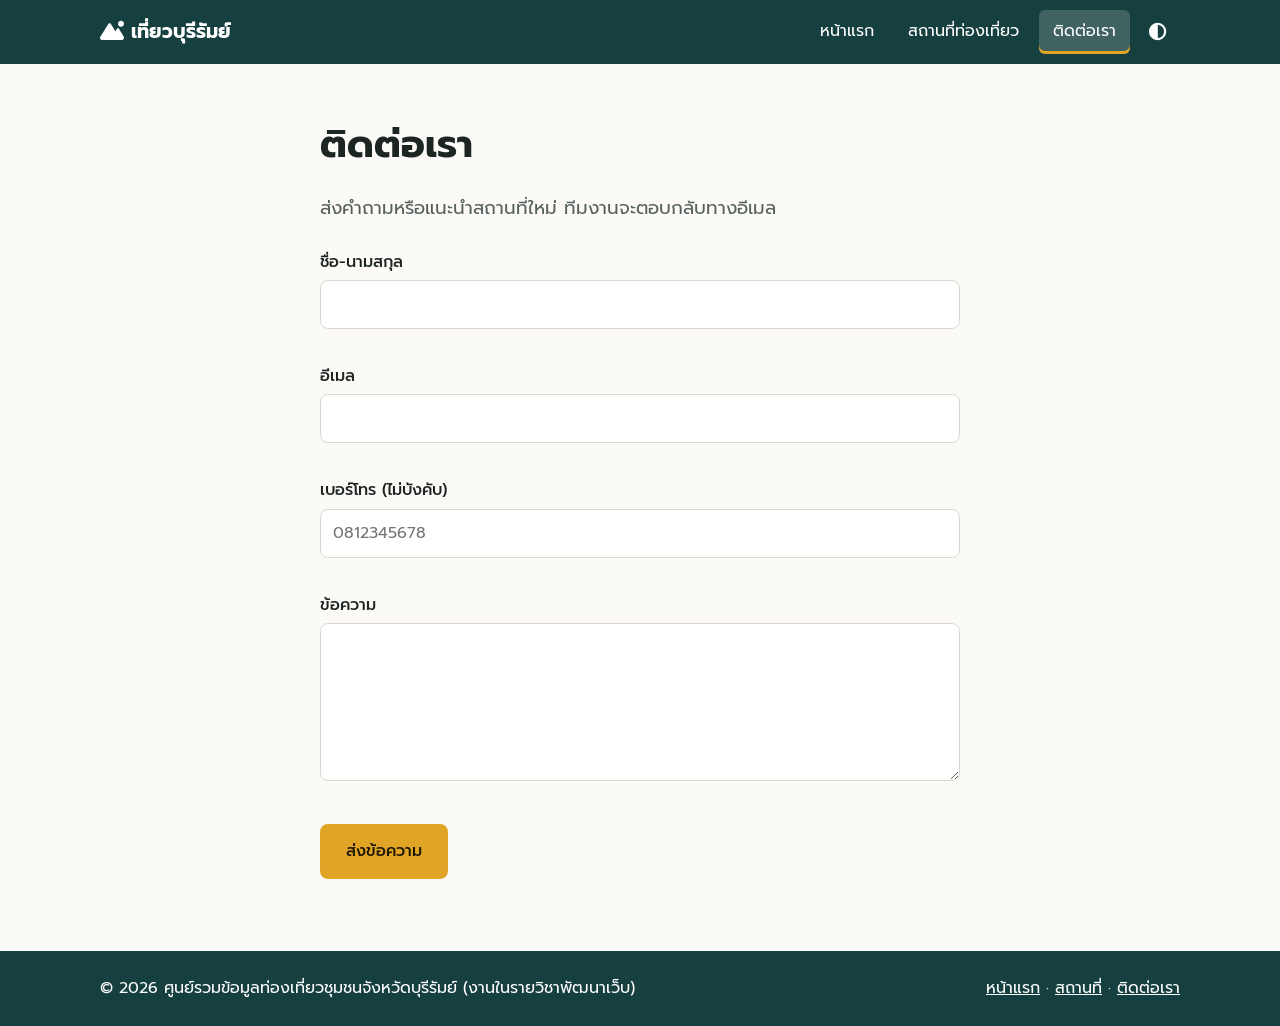
<file: contact.html>
<!DOCTYPE html>
<html lang="th">
<head>
<meta charset="UTF-8">
<meta name="viewport" content="width=device-width, initial-scale=1">
<title>ติดต่อเรา | ศูนย์รวมข้อมูลท่องเที่ยวชุมชนจังหวัดบุรีรัมย์</title>
<meta name="description" content="ส่งคำถามเกี่ยวกับสถานที่ท่องเที่ยวและกิจกรรมชุมชนในบุรีรัมย์ถึงทีมงาน กรอกแบบฟอร์มได้ที่นี่">
<meta property="og:title" content="ติดต่อเรา | ศูนย์รวมข้อมูลท่องเที่ยวชุมชนจังหวัดบุรีรัมย์">
<meta property="og:description" content="ส่งคำถามเกี่ยวกับสถานที่ท่องเที่ยวและกิจกรรมชุมชนในบุรีรัมย์ถึงทีมงาน">
<meta property="og:type" content="website">
<meta property="og:image" content="images/prasat-phanom-rung.svg">
<link rel="preconnect" href="https://fonts.googleapis.com">
<link href="https://fonts.googleapis.com/css2?family=Prompt:wght@400;500;700&display=swap" rel="stylesheet">
<link rel="stylesheet" href="https://cdnjs.cloudflare.com/ajax/libs/font-awesome/6.5.2/css/all.min.css">
<link rel="stylesheet" href="style.css">
</head>
<body>
<header class="site-header">
  <div class="wrap bar">
    <a class="brand" href="index.html"><i class="fa-solid fa-mountain-sun" aria-hidden="true"></i> เที่ยวบุรีรัมย์</a>
    <button id="menuBtn" class="icon-btn menu-btn" aria-label="เปิดเมนู" aria-expanded="false" aria-controls="mainNav"><i class="fa-solid fa-bars"></i></button>
    <nav id="mainNav" class="nav" aria-label="เมนูหลัก">
      <a href="index.html">หน้าแรก</a>
      <a href="places.html">สถานที่ท่องเที่ยว</a>
      <a href="contact.html" aria-current="page">ติดต่อเรา</a>
      <button id="themeBtn" class="icon-btn" aria-label="สลับโหมดสว่าง/มืด"><i class="fa-solid fa-circle-half-stroke"></i></button>
    </nav>
  </div>
</header>

<main class="wrap section narrow">
  <h1>ติดต่อเรา</h1>
  <p class="lead">ส่งคำถามหรือแนะนำสถานที่ใหม่ ทีมงานจะตอบกลับทางอีเมล</p>
  <form id="contactForm" novalidate>
    <div class="field"><label for="name">ชื่อ-นามสกุล</label><input id="name" name="name" type="text" autocomplete="name"><small class="err" id="nameErr"></small></div>
    <div class="field"><label for="email">อีเมล</label><input id="email" name="email" type="email" autocomplete="email"><small class="err" id="emailErr"></small></div>
    <div class="field"><label for="phone">เบอร์โทร (ไม่บังคับ)</label><input id="phone" name="phone" type="tel" inputmode="numeric" placeholder="0812345678"><small class="err" id="phoneErr"></small></div>
    <div class="field"><label for="msg">ข้อความ</label><textarea id="msg" name="msg" rows="5"></textarea><small class="err" id="msgErr"></small></div>
    <button class="btn" type="submit">ส่งข้อความ</button>
    <p id="ok" class="ok" role="status" hidden>ส่งข้อความเรียบร้อย ขอบคุณที่ติดต่อเรา</p>
  </form>
</main>

<footer class="site-footer">
  <div class="wrap foot">
    <p>© 2026 ศูนย์รวมข้อมูลท่องเที่ยวชุมชนจังหวัดบุรีรัมย์ (งานในรายวิชาพัฒนาเว็บ)</p>
    <p><a href="index.html">หน้าแรก</a> · <a href="places.html">สถานที่</a> · <a href="contact.html">ติดต่อเรา</a></p>
  </div>
</footer>
<script src="script.js"></script>
</body>
</html>
</file>
<file: style.css>
:root{--bg:#fbfaf7;--ink:#1d2523;--mute:#55605d;--brand:#16403f;--accent:#e0a526;--card:#fff;--line:#dcd8cf;--on-brand:#fff}
:root[data-theme="dark"]{--bg:#121816;--ink:#ecf0ee;--mute:#a7b3af;--brand:#6fc2b9;--accent:#e0a526;--card:#1b2321;--line:#33403c;--on-brand:#0c1412}
*{box-sizing:border-box}
html{scroll-behavior:smooth}
body{margin:0;font-family:'Prompt',sans-serif;background:var(--bg);color:var(--ink);line-height:1.7;overflow-x:hidden}
img{max-width:100%;height:auto;display:block}
a{color:var(--brand)}
.wrap{width:min(1120px,100%);margin:0 auto;padding:0 20px}
.section{padding:48px 20px}
.narrow{max-width:680px}
.sr{position:absolute;width:1px;height:1px;overflow:hidden;clip:rect(0 0 0 0)}
:focus-visible{outline:3px solid var(--accent);outline-offset:2px}

.site-header{background:var(--brand);position:sticky;top:0;z-index:10}
.bar{display:flex;align-items:center;justify-content:space-between;min-height:64px}
.brand{color:var(--on-brand);font-weight:700;font-size:1.2rem;text-decoration:none}
.nav{display:flex;align-items:center;gap:6px}
.nav a{color:var(--on-brand);text-decoration:none;padding:8px 14px;border-radius:6px}
.nav a:hover,.nav a[aria-current]{background:rgba(255,255,255,.18);box-shadow:inset 0 -3px var(--accent)}
.icon-btn{background:none;border:1px solid transparent;color:var(--on-brand);font-size:1.1rem;padding:8px 12px;border-radius:6px;cursor:pointer}
.icon-btn:hover{border-color:var(--on-brand)}
.menu-btn{display:none}

.hero{background:linear-gradient(180deg,var(--brand),#0d2928);color:#fff;padding:88px 0 72px}
.hero h1{font-size:clamp(1.9rem,5vw,3.4rem);line-height:1.25;margin:0 0 16px;max-width:18em}
.lead{font-size:1.15rem;color:var(--mute);margin:0 0 24px}
.hero .lead{color:#dbe7e4}
.actions{display:flex;gap:12px;flex-wrap:wrap}
.btn{display:inline-block;background:var(--accent);color:#1d1604;font:inherit;font-weight:500;padding:12px 24px;border-radius:8px;border:2px solid var(--accent);text-decoration:none;cursor:pointer}
.btn:hover{background:#f2bb3d}
.btn.ghost{background:transparent;color:#fff;border-color:#fff}
.btn.ghost:hover{background:rgba(255,255,255,.15)}

h1{font-size:clamp(1.7rem,4vw,2.4rem);margin:0 0 16px}
h2{font-size:1.6rem;margin:0 0 20px}
h3{font-size:1.15rem;margin:8px 0}

.grid{display:grid;grid-template-columns:repeat(3,1fr);gap:24px}
.card{background:var(--card);border:1px solid var(--line);border-radius:10px;overflow:hidden;min-width:0}
.card img{width:100%;aspect-ratio:8/5;object-fit:cover}
.card-body{padding:16px 18px 20px}
.card-body p{margin:0;color:var(--mute)}
.tag{font-size:.85rem;background:var(--accent);color:#1d1604;padding:2px 10px;border-radius:99px}
.note{border-left:5px solid var(--accent);padding:4px 18px}
.note p{margin:0;color:var(--mute)}

.weather{background:var(--card);border:1px solid var(--line);border-radius:10px;padding:20px 24px;margin-bottom:40px}
.wx{display:flex;flex-wrap:wrap;gap:12px 36px;align-items:baseline}
.wx strong{font-size:2.6rem;line-height:1}
.error{color:#b3261e}
:root[data-theme="dark"] .error{color:#ff8a80}
.loading{color:var(--mute)}

.filters{display:flex;gap:12px;margin-bottom:24px;flex-wrap:wrap}
input,select,textarea{font:inherit;padding:10px 12px;border:1px solid var(--line);border-radius:8px;background:var(--card);color:var(--ink);width:100%}
.filters input{flex:1 1 260px;width:auto}
.filters select{flex:0 1 200px;width:auto}
.field{margin-bottom:18px}
label{display:block;font-weight:500;margin-bottom:4px}
.field .invalid{border-color:#b3261e}
.err{display:block;color:#b3261e;min-height:1.2em}
:root[data-theme="dark"] .err{color:#ff8a80}
.ok{color:#1b7a43;font-weight:500}
.empty{color:var(--mute)}

.site-footer{background:var(--brand);color:var(--on-brand);padding:24px 0;margin-top:24px}
.foot{display:flex;justify-content:space-between;flex-wrap:wrap;gap:8px}
.foot p{margin:0}
.foot a{color:var(--on-brand)}

@media (max-width:992px){
  .grid{grid-template-columns:repeat(2,1fr)}
  .hero{padding:64px 0 52px}
}
@media (max-width:576px){
  .grid{grid-template-columns:1fr}
  .menu-btn{display:block}
  .nav{display:none;position:absolute;top:64px;left:0;right:0;flex-direction:column;align-items:stretch;background:var(--brand);padding:8px 20px 16px}
  .nav.open{display:flex}
  .section{padding:36px 16px}
  .wx strong{font-size:2.2rem}
}
</file>
